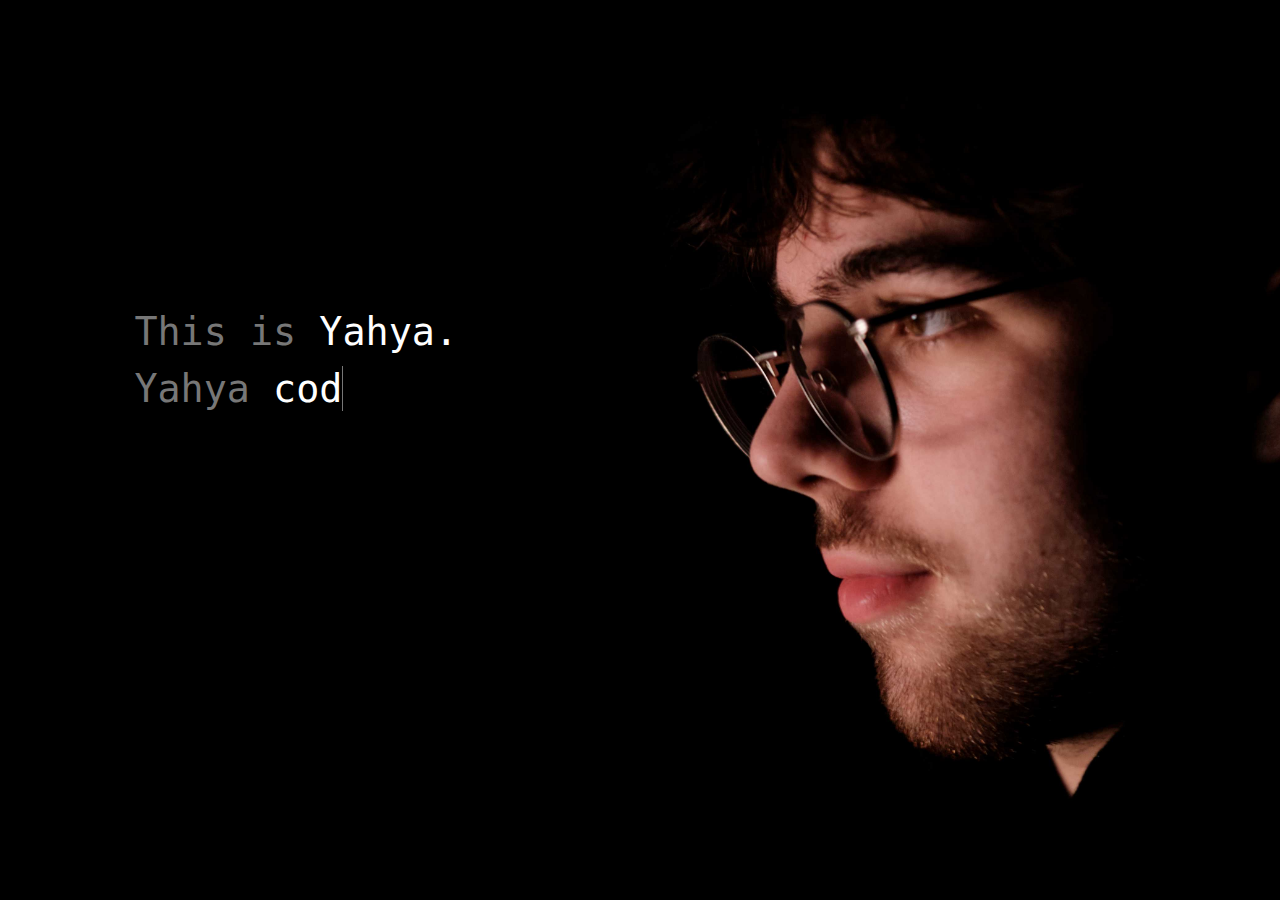
<file: index.html>
<!DOCTYPE html>
<html lang="en">

<head>
    <meta charset="UTF-8">
    <meta http-equiv="X-UA-Compatible" content="IE=edge">
    <meta name="viewport" content="width=device-width, initial-scale=1.0">
    <title>home</title>
    <link rel='shortcut icon' type='image/x-icon' href='./images/favicon1.ico' />
    <meta name="author" content="sueszli">

    <link rel="stylesheet" href="/css/home-styles.css">

    <!-- google fonts -->
    <link rel="preconnect" href="https://fonts.googleapis.com">
    <link rel="preconnect" href="https://fonts.gstatic.com" crossorigin>
</head>

<body>
    <header>
        <!-- Only shown if no mouse-->
        <h1><span class="light">yahya.</span><span class="txt-type0"
                data-words='["codes", "makes stuff", "breaks stuff"]'></span></h1>
    </header>

    <nav>
        <a href="https://www.yahya.codes/about" data-hover="&nbsp;Who I am" data-mobile="About me">
            <span class="light">This is</span> Yahya.
        </a>

        <a href="https://www.yahya.codes/work" data-hover="&nbsp;What I do" data-mobile="Resumé">
            <span class="light">Yahya </span><span class="txt-type1"
                data-words='["codes.", "makes stuff.", "breaks stuff."]'></span>
        </a>
    </nav>
</body>

<script>
    /**
     *  TYPEWRITER SETTINGS
     */
    const pauseAfterWriting = 2500;
    const PauseAfterDeleting = 500;
    const initialTypeSpeed = 250; //lower number => faster
    const deletingAccelerator = 2;


    class TypeWriter {
        constructor(spanElement, words) { //default set to 3000ms
            this.spanElement = spanElement;
            this.words = words;
            this.txt = ''; //written words until now
            this.wordIndex = 0; //words are stored in an array
            this.type();
            this.isDeleting = false;
        }

        type() {
            //index of word in word arry
            const current = this.wordIndex % this.words.length;
            const fulltxt = this.words[current];

            if (this.isDeleting) {
                this.txt = fulltxt.substring(0, this.txt.length - 1); //remove char
            } else {
                this.txt = fulltxt.substring(0, this.txt.length + 1); //add char
            }

            //inserting another span into spanElement
            this.spanElement.innerHTML = `<span class="txt">${this.txt}</span>`;

            let typeSpeed = initialTypeSpeed;
            if (this.isDeleting) { typeSpeed = typeSpeed / deletingAccelerator; }

            if (!this.isDeleting && this.txt === fulltxt) { //finished typing
                this.isDeleting = true;
                typeSpeed = pauseAfterWriting;
            } else if (this.isDeleting && this.txt === '') { //finished deleting
                this.isDeleting = false;
                this.wordIndex++;
                typeSpeed = PauseAfterDeleting;//pause
            }

            setTimeout(() => this.type(), typeSpeed); //calls itself each 500ms
        }
    }

    // Init on DOM load
    document.addEventListener('DOMContentLoaded', init);

    function init() {
        //touchpad typewriter
        const spanElement0 = document.querySelector('.txt-type0');
        const words0 = JSON.parse(spanElement0.getAttribute('data-words'));
        new TypeWriter(spanElement0, words0);

        //desktop typewriter
        const spanElement1 = document.querySelector('.txt-type1');
        const words1 = JSON.parse(spanElement1.getAttribute('data-words'));
        new TypeWriter(spanElement1, words1);
    }
</script>

</html>
</file>
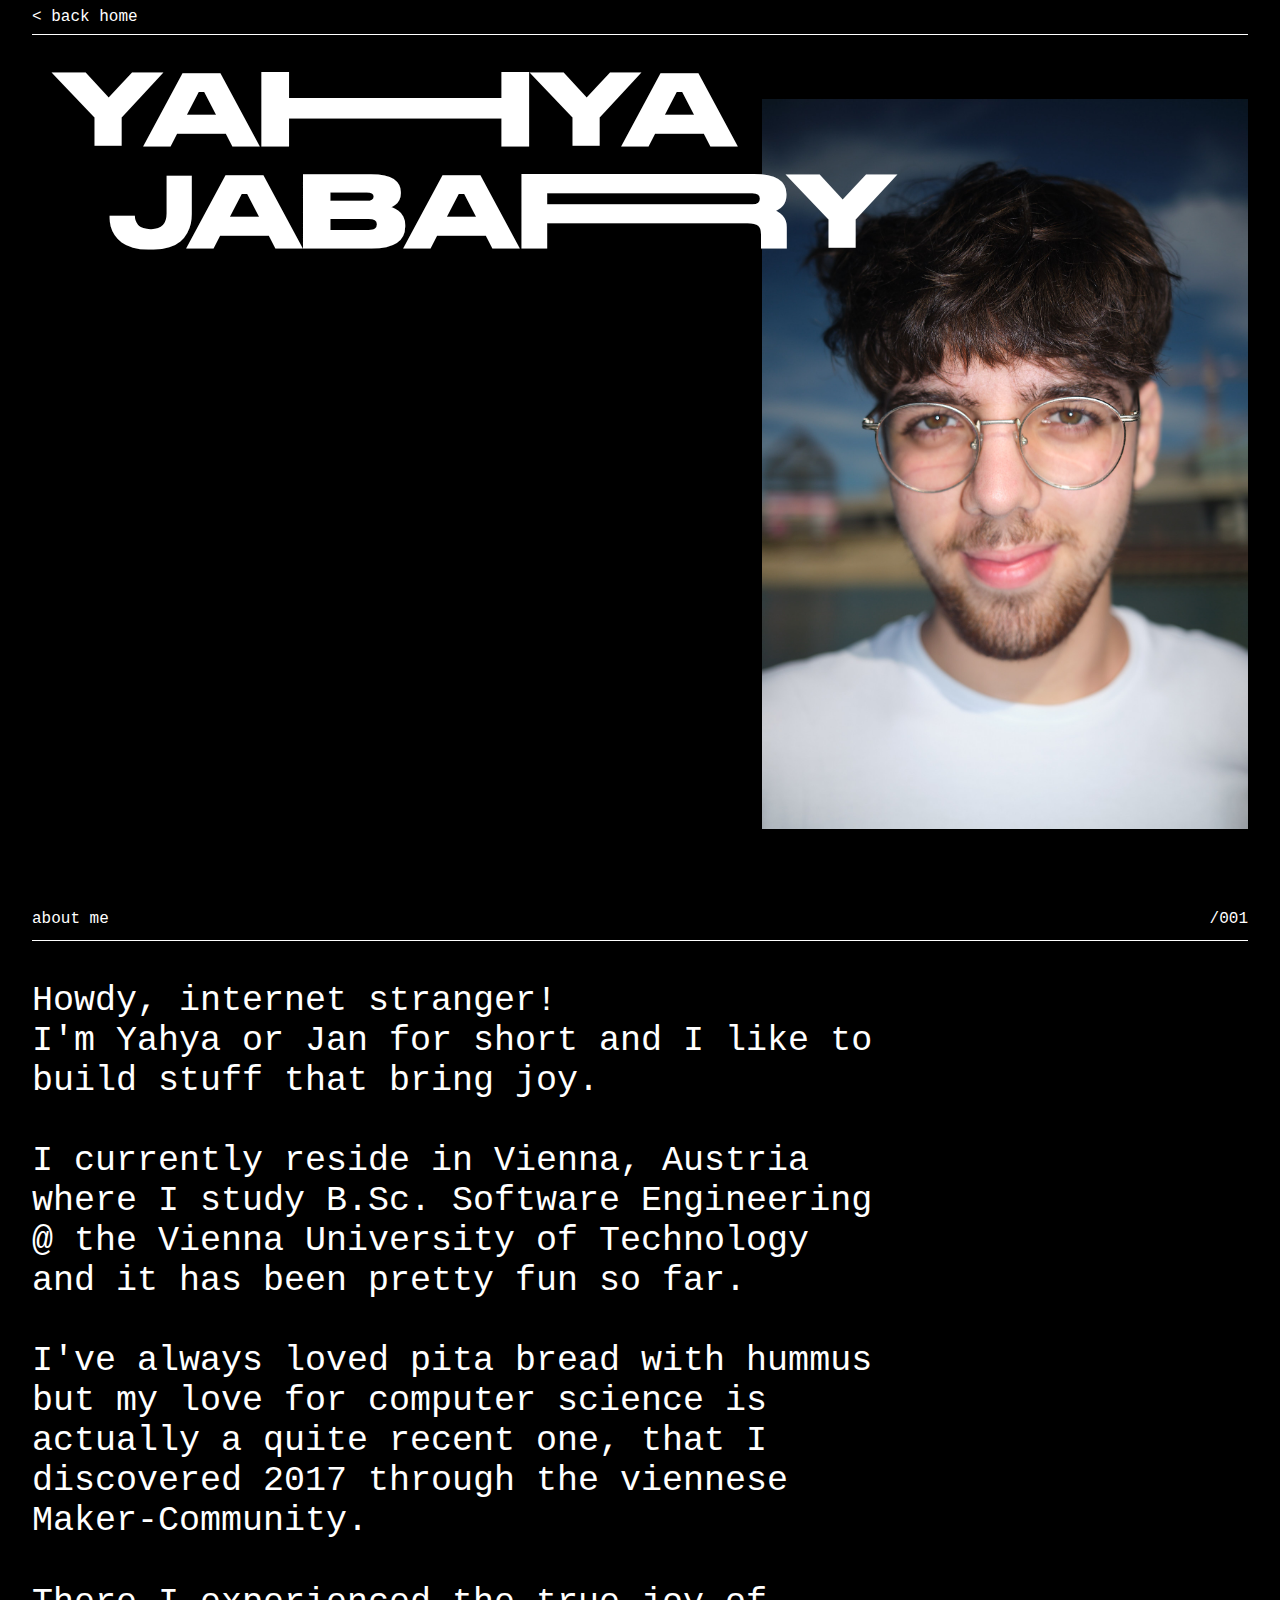
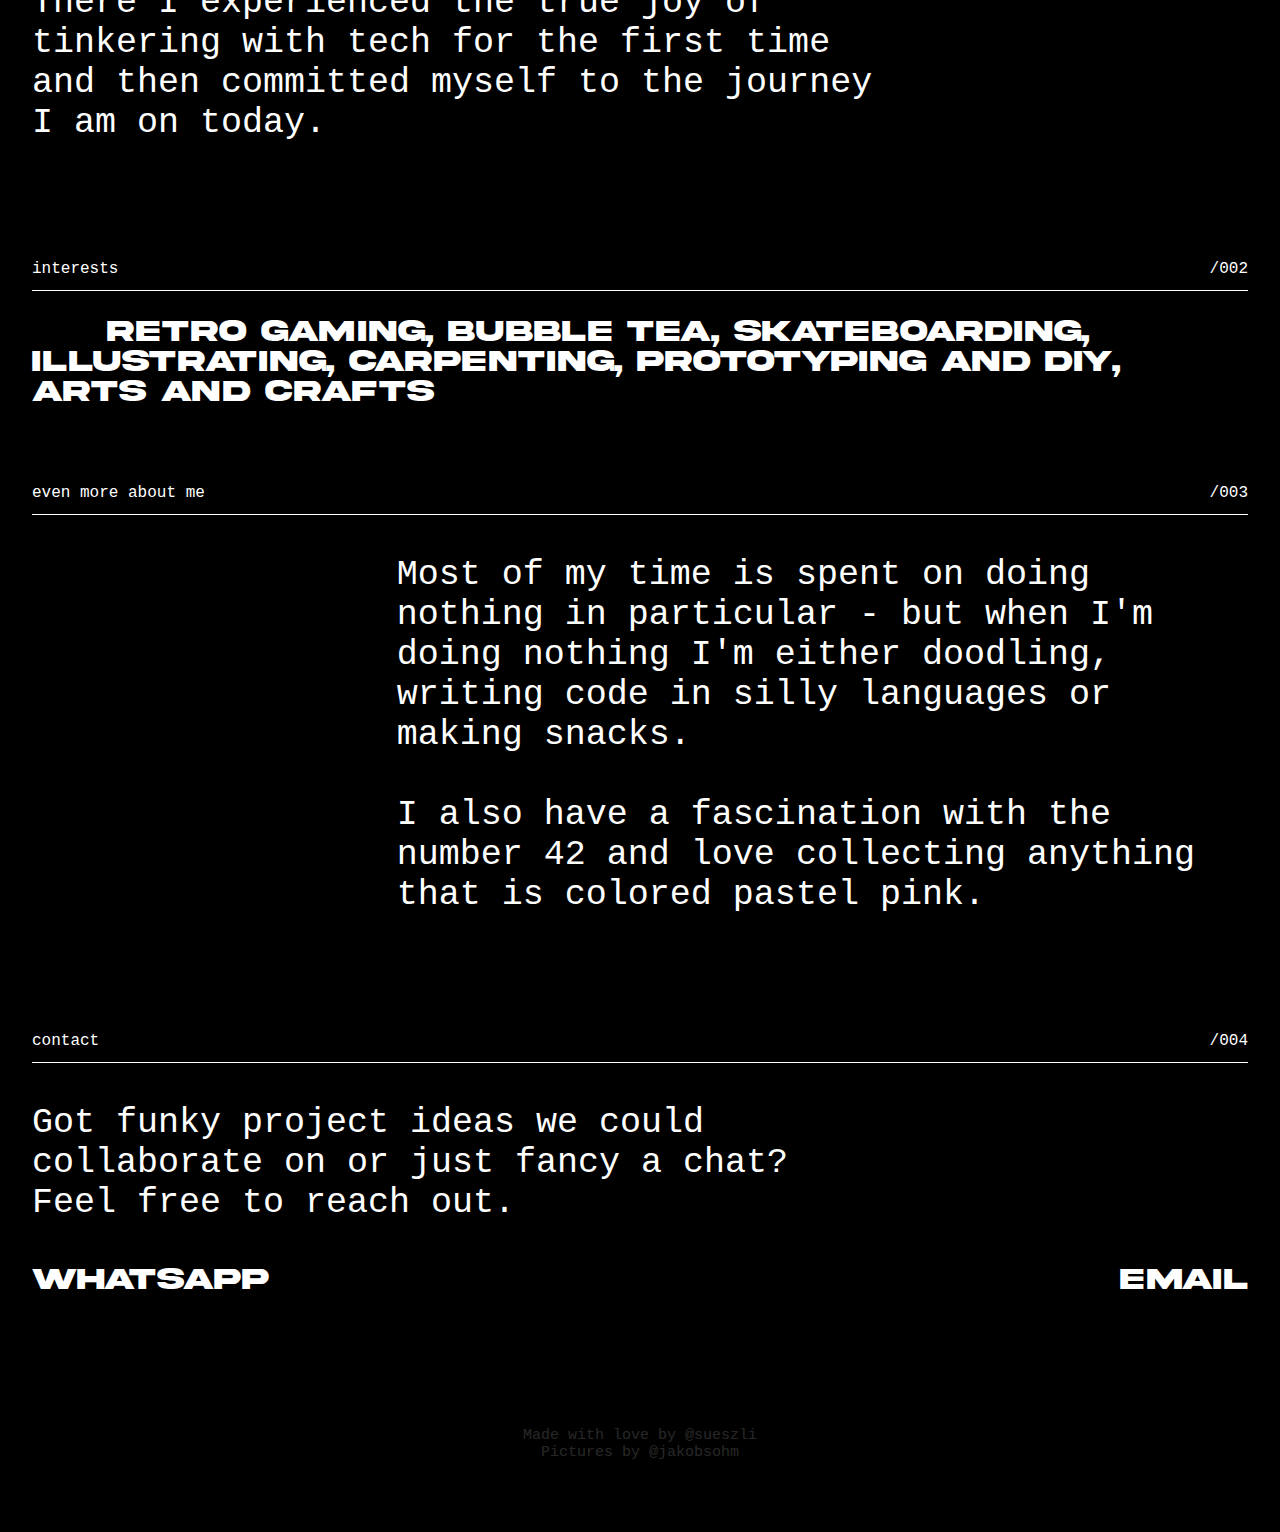
<file: about.html>
<!DOCTYPE html>
<html lang="en">

<head>
    <meta charset="UTF-8">
    <meta http-equiv="X-UA-Compatible" content="IE=edge">
    <meta name="viewport" content="width=device-width, initial-scale=1.0">
    <title>about me</title>
    <link rel='shortcut icon' type='image/x-icon' href='./images/favicon1.ico' />
    <meta name="author" content="sueszli">

    <!--Inspired by: https://github.com/harrnish/minimalist-portfolio-->
    <link rel="stylesheet" href="/css/shared.css">
    <link rel="stylesheet" href="css/about-styles.css">
</head>

<body>
    <div class="wrapper">
        <div class="container">
            <!-- navbar -->
            <nav class="navbar">
                <div class="navbar-container">
                    <div class="back-nav nav-elem"><a href="https://www.yahya.codes">
                            < back home</a>
                    </div>
                </div>
            </nav>

            <div class="divider"></div>

            <!-- header -->
            <div class="header">
                <div class="header-container">
                    <h1>YAHHYA<br />&nbsp;JABARRY</h1>
                </div>
            </div>

            <!-- hero-image -->
            <div class="hero-image">
                <div class="hero-image-container">
                    <img src="images/front.jpg" alt="me lol" />
                </div>
            </div>

            <div class="whitespace"></div>

            <!-- about -->
            <div class="section-header mono">
                <div class="section-header-container">
                    <div class="section-title">about me</div>
                    <div class="section-order">/001</div>
                </div>
            </div>
            <div class="divider"></div>
            <section class="content">
                <div class="content-container">
                    <p>
                        Howdy, internet stranger! <br> I'm Yahya or Jan for short and I like to build stuff that bring joy.
                    </p>
                    <p>
                        I currently reside in Vienna, Austria where I study B.Sc. Software Engineering @ the Vienna
                        University of Technology and it has been pretty fun so far.
                    </p>
                    <p>
                        I've always loved pita bread with hummus but my love for computer science is actually a quite
                        recent one, that I discovered 2017 through the viennese <a class="animated-link"
                            href="https://en.m.wikipedia.org/wiki/Maker_culture">Maker-Community</a>.
                    </p>
                    <p>
                        There I experienced the true joy of tinkering with tech for the first time and then committed
                        myself to the journey I am on today.
                    </p>
                </div>
            </section>

            <div class="whitespace"></div>

            <!-- other interests -->
            <div class="section-header mono">
                <div class="section-header-container">
                    <div class="section-title">interests</div>
                    <div class="section-order">/002</div>
                </div>
            </div>
            <div class="divider"></div>
            <section class="funky-content">
                <div class="funky-content-container">
                    <p>
                        &nbsp;&nbsp;&nbsp;&nbsp;
                        retro gaming, bubble tea, skateboarding, illustrating, carpenting, prototyping and DIY, arts and crafts <br/>
                    </p>
                </div>
            </section>

            <div class="whitespace"></div>

            <div class="section-header mono">
                <div class="section-header-container">
                    <div class="section-title">even more about me</div>
                    <div class="section-order">/003</div>
                </div>
            </div>
            <div class="divider"></div>
            <section class="content">
                <div class="content-container right">
                    <p>
                        Most of my time is spent on doing nothing in particular - but when I'm doing nothing I'm either
                        doodling, writing code in silly languages or making snacks.
                    </p>
                    <p>
                        I also have a fascination with the number 42 and love collecting anything that is colored pastel pink.
                    </p>
                </div>
            </section>

            <div class="whitespace"></div>

            <!-- socials -->
            <div class="section-header mono">
                <div class="section-header-container">
                    <div class="section-title">contact</div>
                    <div class="section-order">/004</div>
                </div>
            </div>
            <div class="divider"></div>
            <section class="content">
                <div class="content-container left">
                    <p>
                        Got funky project ideas we could collaborate on or just fancy a chat? Feel free to reach out.
                    </p>
                </div>
            </section>
            <section class="contact">
                <div class="contact-container">
                    <div><a href="https://wa.me/message/LA6O7IT7UHFRG1">whatsapp</a></div>
                    <div id="mail-button"><a href="javascript:copyMail()">eMail</a></div>
                </div>
            </section>

            <!-- footer -->
            <footer>
                <p>
                    Made with love by <a target="_blank" href="https://github.com/sueszli/portfolio">@sueszli</a>
                    <br>
                    Pictures by <a target="_blank" href="https://www.jakobsohm.at/">@jakobsohm</a>
                    <br>
                </p>
            </footer>
            <div class="whitespace"></div>

        </div>
    </div>
</body>
<script>
    function copyMail() {
        const anchors = document.getElementById('mail-button').getElementsByTagName('a');
        if (anchors[0]) {
            anchors[0].innerHTML = "copied mail";
            navigator.clipboard.writeText("jabaryyahya@gmail.com");
        }
    }
</script>

</html>
</file>
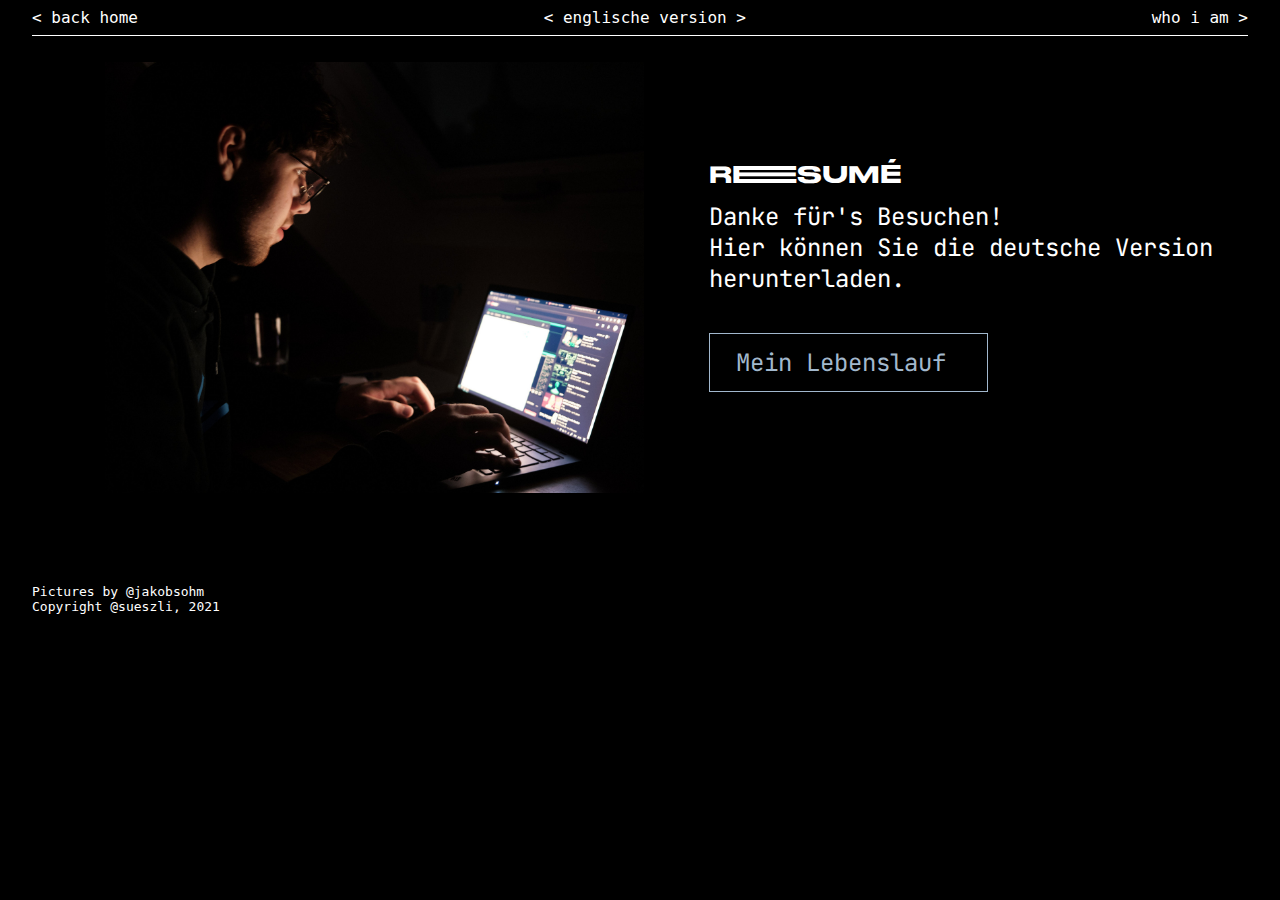
<file: work-de.html>
<!DOCTYPE html>
<html lang="en">
<head>
    <meta charset="UTF-8">
    <meta http-equiv="X-UA-Compatible" content="IE=edge">
    <meta name="viewport" content="width=device-width, initial-scale=1.0">
    <title>resumé</title>
    <link rel='shortcut icon' type='image/x-icon' href='./images/favicon1.ico' />
    <meta name="author" content="sueszli">

    <!-- Icons -->
    <link rel="stylesheet" href="https://unicons.iconscout.com/release/v4.0.0/css/line.css">
    <link rel="stylesheet" href="https://unicons.iconscout.com/release/v4.0.0/css/thinline.css">

    <link rel="stylesheet" href="/css/shared.css">
    <link rel="stylesheet" href="/css/work-styles.css">
</head>

<style>

</style>

<body>
    <div class="wrapper">
        <div class="container">
            <!--==================== NAVBAR ====================-->
            <nav class="navbar">
                <div class="navbar-container">
                    <div class="back-nav nav-elem"><a href="index.html">< back home</a></div>
                    <div class="center-nav nav-elem"><a data-mobile="englisch" href=".//work.html">< englische version ></Auf></a></div>
                    <div class="forward-nav nav-elem"><a href="about.html">who i am ></a></div>
                </div>
            </nav>
            <div class="divider"></div>
            
            <!--==================== HOME ====================-->
            <section>
                <div class="home">
                        
                    <div class="socials">
                        <a href="https://github.com/sueszli" target="_blank" class="socials-icon">
                            <i class="uil uil-github-alt socials-button"></i>
                        </a>
                        <a href="mailto:jabaryyahya@gmail.com" target="_blank" class="socials-icon">
                            <i class="uil uil-envelope-alt socials-button"></i>
                        </a>
                        <a href="https://wa.me/message/LA6O7IT7UHFRG1" target="_blank" class="socials-icon">
                            <i class="uil uil-whatsapp socials-button"></i>
                        </a>
                    </div>
                    
                    <img src="/images/back.jpg" alt="me coding">

                    <div class="home-data">
                        <div class="home__title">REESUMÉ</div>
                        
                        <p class="home__description content">
                            Danke für's Besuchen! <br>
                            Hier können Sie die deutsche Version herunterladen.
                        </p>
                        
                        <div class="download-button-container">
                            <a target="_blank" href="/pdf/random.pdf" class="button button--flex download-button">
                                Mein Lebenslauf         
                                <i class="uit uit-download-alt download-icon"></i>              
                            </a>
                        </div>
                    </div>
                    
                </div>
            </section>
            
            <div style="padding-bottom: 7rem;"></div>

            <!--==================== FOOTER ====================-->
            <footer>
                <p>Pictures by <a target="_blank" href="https://www.jakobsohm.at/">@jakobsohm</a> <br>
                    Copyright <a target="_blank" href="https://github.com/sueszli/portfolio">@sueszli</a>, 2021 <br></p>
            </footer>
            <div class="whitespace"></div>                
        </div>
    </div>
</body>

<script>
    /*==================== ACCORDION SKILLS ====================*/
    const skillsContent = document.getElementsByClassName('skills__content');
    const skillsHeader = document.querySelectorAll('.skills__header');

    function toggleSkills() {
        let itemClass = this.parentNode.className;
        for (let i = 0; i < skillsContent.length; i++) {
            skillsContent[i].className = 'skills__content skills__close';
        }

        if(itemClass === 'skills__content skills__close'){
            this.parentNode.className = 'skills__content skills__open';
        }
    }

    skillsHeader.forEach(el => {
        el.addEventListener('click', toggleSkills);
    })
</script>

</html>
</file>
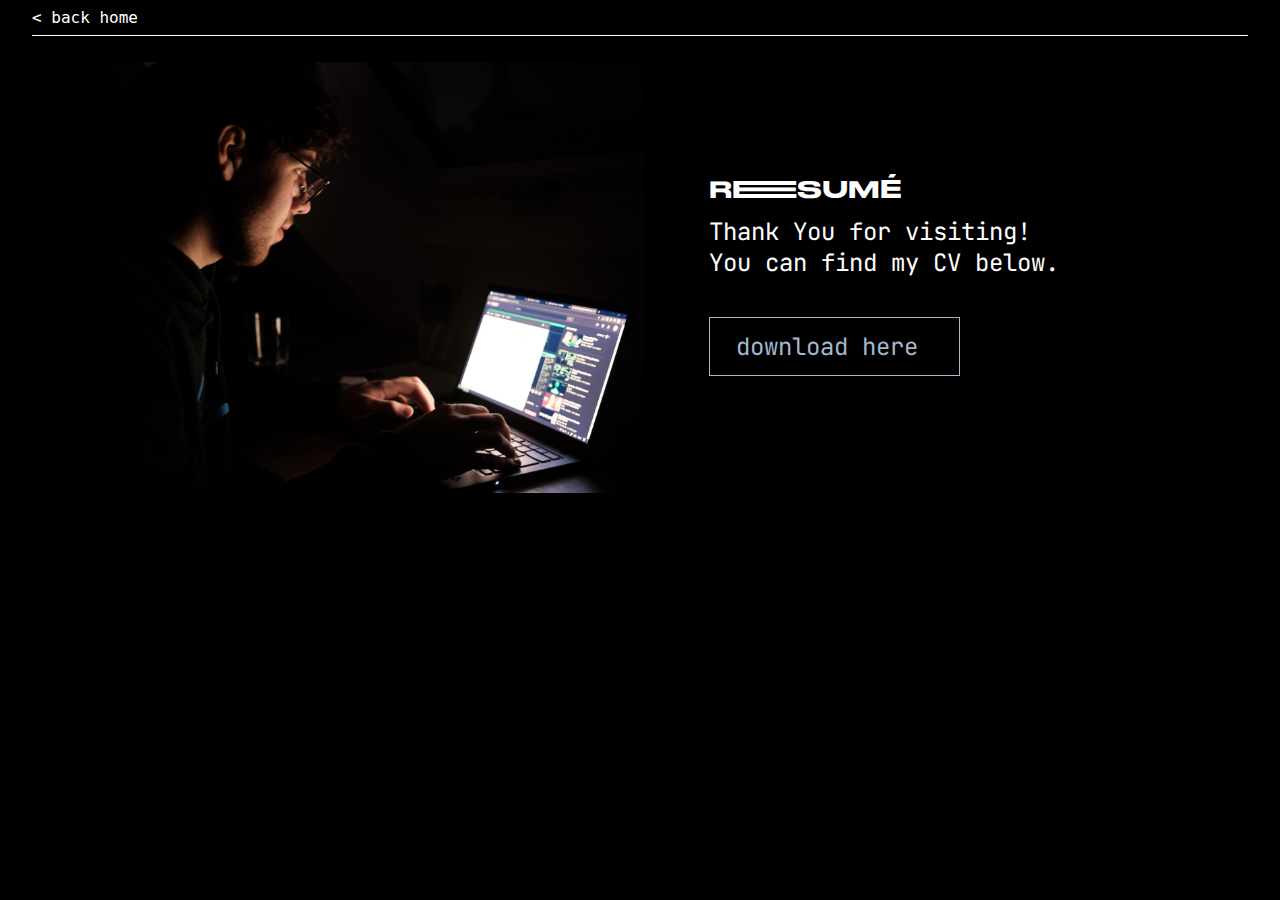
<file: work.html>
<!DOCTYPE html>
<html lang="en">

<head>
    <meta charset="UTF-8">
    <meta http-equiv="X-UA-Compatible" content="IE=edge">
    <meta name="viewport" content="width=device-width, initial-scale=1.0">
    <title>resumé</title>
    <link rel='shortcut icon' type='image/x-icon' href='./images/favicon1.ico' />
    <meta name="author" content="sueszli">

    <!-- Icons -->
    <link rel="stylesheet" href="https://unicons.iconscout.com/release/v4.0.0/css/line.css">
    <link rel="stylesheet" href="https://unicons.iconscout.com/release/v4.0.0/css/thinline.css">

    <link rel="stylesheet" href="/css/shared.css">
    <link rel="stylesheet" href="/css/work-styles.css">
</head>

<style>

</style>

<body>
    <div class="wrapper">
        <div class="container">
            <!--==================== NAVBAR ====================-->
            <nav class="navbar">
                <div class="navbar-container">
                    <div class="back-nav nav-elem"><a href="https://www.yahya.codes">
                            < back home </a>
                    </div>
                </div>
            </nav>
            <div class="divider"></div>

            <!--==================== HOME ====================-->
            <section>
                <div class="home">

                    <div class="socials">
                        <a href="https://github.com/sueszli" target="_blank" class="socials-icon">
                            <i class="uil uil-github-alt socials-button"></i>
                        </a>
                        <a href="mailto:jabaryyahya@gmail.com" target="_blank" class="socials-icon">
                            <i class="uil uil-envelope-alt socials-button"></i>
                        </a>
                        <a href="https://wa.me/message/LA6O7IT7UHFRG1" target="_blank" class="socials-icon">
                            <i class="uil uil-whatsapp socials-button"></i>
                        </a>
                    </div>

                    <img src="/images/back.jpg" alt="me coding">

                    <div class="home-data">
                        <div class="home__title">REESUMÉ</div>

                        <p class="home__description content">
                            Thank You for visiting! <br>
                            You can find my CV below.
                        </p>

                        <div class="download-button-container">
                            <a target="_blank" href="/pdf/YahyaJabary_EN.pdf"
                                class="button button--flex download-button">
                                download here
                                <i class="uit uit-download-alt download-icon"></i>
                            </a>
                        </div>
                    </div>

                </div>
            </section>

            <div class="whitespace"></div>

        </div>
    </div>
</body>

<script>
    /*==================== ACCORDION SKILLS ====================*/
    const skillsContent = document.getElementsByClassName('skills__content');
    const skillsHeader = document.querySelectorAll('.skills__header');

    function toggleSkills() {
        let itemClass = this.parentNode.className;
        for (let i = 0; i < skillsContent.length; i++) {
            skillsContent[i].className = 'skills__content skills__close';
        }

        if (itemClass === 'skills__content skills__close') {
            this.parentNode.className = 'skills__content skills__open';
        }
    }

    skillsHeader.forEach(el => {
        el.addEventListener('click', toggleSkills);
    })
</script>

</html>
</file>
<file: css/home-styles.css>
/*--------------------------HOME--------------------------*/
@font-face {
    font-family: "stretchPro";
    src: url("/fonts/StretchPro.otf") format("opentype");
}

/*--------------------------BASIC STYLING--------------------------*/
body {
    background-color: black;
    background-image: url(../images/side-50.jpg); /*50% of original quality*/
    background-size: contain;
    background-attachment: fixed;
    background-repeat: no-repeat;
    background-position: right;

    margin: 0;
    padding: 0;
    color: white;

    font-family: monospace;
    font-weight: 200;

    height: 100vh; /*100% of viewport height*/
    width: auto;
    overflow: hidden; /*no scrollbar*/
}

nav {
    background: inherit; /*used for a:hover*/

    display: flex;
    flex-direction: column;
    justify-content: center; /*sets y-Axis when in column flow*/

    height: 100%;
    padding-left: 10%;
    font-size: 3vw;
}

a {
    position: relative;
    top: -10%;
    display: block;
    text-decoration: inherit;
    color: inherit;
    margin: 0.4rem;
}

.txt-type1 > .txt {
    /*cursor for TypeWriter*/
    border-right: 0.1rem solid #777;
}

.txt-type0 > .txt {
    /*cursor for TypeWriter*/
    border-right: 0.1rem solid #ddd;
}

.light {
    color: #777;
}

/*--------------------------CHANGE ON HOVER--------------------------*/

@media not all and (hover: none) {
    /*only if there is a cursor*/
    a:hover {
        background-color: #eee; /*shouldn't be white or else contrast is way too high*/
        mix-blend-mode: difference; /*inverts background -> only possible because nav inherits background*/

        font-size: 0; /*remove content*/

        width: 120%;
        animation-name: one;
        animation-duration: 0.5s;
        animation-iteration-count: 1;
        animation-fill-mode: forwards; /*stays the same after animation*/
    }

    @keyframes one {
        0% {
            left: 0rem;
        }
        100% {
            left: 1rem;
        }
    }

    a:hover::after {
        color: black;
        font-size: 3vw;
        content: attr(data-hover);
    }
}

/*--------------------------RESPONSIVENESS --------------------------*/
@media (hover: hover) and (max-width: 852px) {
    /*only if there is a cursor*/
    a {
        font-size: 7vw;
        padding-bottom: 1.3%;
    }
    a:hover::after {
        font-size: 7vw;
    }
    nav {
        padding-left: 1%;
    }
}

header {
    display: none;
}

@media (hover: none) {
    /*no cursor to hover with*/
    /*disable scrolling*/
    html,
    body {
        overflow: hidden;
    }
    body {
        position: relative;
    }

    /*add hidden header element*/
    header {
        font-family: monospace;
        display: inline;
        position: relative;
        font-size: 2vw;
        left: 4%;
        top: 3%;
    }

    .light {
        color: #bbb;
    }
    nav {
        margin: auto;
        width: 70%;
        text-align: center;
        padding-left: 0;

        position: relative;
        top: 23%;
    }
    a {
        border: solid 1px;
        font-size: 0;
        margin: 3%;
        padding: 2%;
    }
    a::after {
        font-size: 5vw;
        content: attr(data-mobile);
        position: relative;
        left: -0.5rem;
    }
    a:active {
        color: black;
        background-color: #eee; /*shouldn't be white or else contrast is way too high*/
        mix-blend-mode: difference;
    }
}

/*--------------------------RESPONSIVENESS: Background only --------------------------*/
/*
Important: enter responsive mode in dev view to check media queries, don't just resize the window or else it won't work
    min-width x == width >= x
    max-width x == width <= x
*/
@media (max-width: 2280px) {
    body {
        background-position: right -25vw bottom 50%;
    }
}

@media (max-width: 980px) {
    body {
        background-position: right -30vw bottom 50%;
    }
}

@media (max-width: 852px) {
    body {
        background-position: right -59vw bottom 50%;
    }
}

@media (max-width: 752px) and (hover: none) {
    .light {
        color: #aaa;
    }
    body {
        background-position: right 50% bottom 78%;
    }
}
</file>
<file: css/shared.css>
/*-------------------------- FONTS --------------------------*/
@font-face {
	font-family: "bigillaregular";
	src: url("/fonts/bigilla_400-webfont.woff2") format("woff2"), url("/fonts/bigilla_400-webfont.woff") format("woff");
	font-weight: normal;
	font-style: normal;
}

@font-face {
	font-family: "bigillabold";
	src: url("/fonts/bigilla_bold_700-webfont.woff2") format("woff2"),
		url("/fonts/bigilla_bold_700-webfont.woff") format("woff");
	font-weight: normal;
	font-style: normal;
}

@import url("https://fonts.googleapis.com/css2?family=JetBrains+Mono&display=swap");
.mono {
	font-family: monospace;
	font-size: 16px;
}

@font-face {
	font-family: "stretchPro";
	src: url("/fonts/StretchPro.otf") format("opentype");
}

@font-face {
	font-family: "akira";
	src: url("/fonts/Akira.otf") format("opentype");
}

/*--------------------------HIDE SCROLLBAR, KEEP FUNCTIONALITY--------------------------*/
body::-webkit-scrollbar {
	display: none; /* Chrome, Safari and Opera */
}

body {
	-ms-overflow-style: none; /* IE and Edge */
	scrollbar-width: none; /* Firefox */
}

/*--------------------------BASIC STYLING--------------------------*/

* {
	margin: 0;
	padding: 0;
	box-sizing: border-box;
	color: #fff;
}

html,
body {
	background: black;
	overflow-x: hidden;
	font-family: monospace;
}

.wrapper {
	max-width: 1500px;
	margin: 0 auto;
	height: 100%;
}

.wrapper .container {
	width: 95%;
	margin: 0px auto;
}

.divider {
	width: 100%;
	height: 1px;
	background: white;
}

.whitespace {
	width: 100%;
	height: 5em;
}

a {
	text-decoration: none;
}

.animated-link {
	text-decoration: none;
	display: inline-block;
}

.animated-link::after {
	content: "";
	display: block;
	width: 0;
	height: 2px;
	background: white;
	transition: width 0.3s;
}

.animated-link:hover::after {
	width: 100%;
	transition: width 0.3s;
}

/*--------------------------NAVBAR--------------------------*/
nav {
	font-size: 16px;
}

.nav-elem {
	position: relative;
	animation-duration: 0.5s;
	animation-iteration-count: 1;
	animation-fill-mode: forwards; /*stays the same after animation*/
}

@media (max-width: 600px) {
	.center-nav > a {
		font-size: 0;
	}
	.center-nav > a::after {
		font-size: var(--small-font-size);
		content: attr(data-mobile);
	}
}

.nav-elem:hover {
	font-weight: 600;
}

.back-nav:hover {
	animation-name: left;
}

.forward-nav:hover {
	animation-name: right;
}

.center-nav:hover {
	animation-name: center;
}

@keyframes left {
	0% {
		left: 0rem;
	}
	100% {
		left: -1rem;
	}
}

@keyframes right {
	0% {
		left: 0rem;
	}
	100% {
		left: 1rem;
	}
}

@keyframes center {
	0% {
		top: 0rem;
	}
	100% {
		top: -0.1rem;
	}
}

.navbar .navbar-container {
	display: flex;
	padding: 0.5em 0;
	justify-content: space-between;
}

/*--------------------------SECTION HEADER--------------------------*/
.section-header .section-header-container {
	display: flex;
	padding: 12px 0;
	justify-content: space-between;
}

/*--------------------------CONTENT--------------------------*/
.content {
	font-size: 35px;
	font-family: "JetBrains Mono", monospace;
	width: 100%;
}

.content::after {
	content: "";
	display: table;
	clear: both;
}

.content .content-container {
	width: 70%;
}

.content .content-container p {
	margin: 40px 0;
}

.right {
	float: right;
}

.left {
	float: left;
}

@media (max-width: 900px) {
	.content,
	.content .content-container {
		width: 100%;
		font-size: 24px;
	}
}
</file>
<file: css/about-styles.css>
/*--------------------------HEADER--------------------------*/
.header {
	margin: 80px 0;
	z-index: 2 !important;
}

.header .header-container h1 {
	font-family: "stretchPro";
	font-size: 9rem;
}

@media (min-width: 900px) and (max-width: 1500px) {
	.header .header-container h1 {
		font-size: 7.8rem;
		position: relative;
		left: 2%;
		top: -4rem;
	}
}

@media (min-width: 520px) and (max-width: 900px) {
	.header .header-container h1 {
		font-size: 4.5rem;
		position: relative;
		left: 2%;
		top: -4rem;
	}
}

@media (max-width: 520px) {
	.header .header-container h1 {
		font-size: 3rem;
		position: relative;
		left: 2%;
		top: -3rem;
	}
}

/*--------------------------HERO IMAGE--------------------------*/
.hero-image {
	width: 100%;
	margin-top: -300px;
}

.hero-image::after {
	content: "";
	display: table;
	clear: both;
}

.hero-image .hero-image-container {
	width: 40%;
	float: right;
}

.hero-image .hero-image-container img {
	width: 100%;
}

@media (max-width: 900px) {
	.hero-image {
		margin-top: -250px;
	}
	.hero-image .hero-image-container {
		width: 100%;
	}
}

@media (max-width: 520px) {
	.hero-image {
		margin-top: -200px;
	}
	.hero-image .hero-image-container {
		width: 100%;
	}
}

/*--------------------------FUNKY CONTENT--------------------------*/
.funky-content {
	padding-top: 2em;
}

.funky-content .funky-content-container p {
	font-family: "akira";
	font-size: 30px;
	font-weight: 200;
	line-height: 30px;
}

@media (max-width: 900px) {
	.funky-content .funky-content-container p {
		font-size: 20px;
		line-height: 25px;
	}
}

/*--------------------------CONTACT--------------------------*/
.contact .contact-container {
	display: flex;
	justify-content: space-between;
}

.contact .contact-container a {
	text-decoration: none;
	font-family: "akira";
	font-size: 30px;
}

@media (max-width: 400px) {
	.contact .contact-container {
		flex-direction: column;
		line-height: 30px;
	}
}

@media (max-width: 900px) {
	.contact .contact-container a {
		font-size: 20px;
	}
}

/*--------------------------FOOTER--------------------------*/
footer {
	font-size: 15px;
	opacity: 15%;
	margin-top: 10rem;
	text-align: center;
}
</file>
<file: css/work-styles.css>
@import url("https://fonts.googleapis.com/css2?family=JetBrains+Mono:wght@300&display=swap");

:root {
    --first-color: hsl(210, 30%, 72%);
    --hover-color: hsl(204, 55%, 68%);

    --normal-font-size: 36px;
    --medium-font-size: 20px;
    --small-font-size: 16px;
}

/*==================== BUTTONS ====================*/
.button {
    font-family: "JetBrains Mono", monospace;
    display: inline-block;
    font-size: var(--normal-font-size);
    padding: 1rem;
    padding-left: 2rem;

    color: var(--first-color);
    border: solid 1px;
}

.button:hover {
    color: var(--hover-color);
}

.button--flex {
    display: inline-flex;
    align-items: center;
}

.socials-button:hover {
    color: var(--hover-color);
}

.download-icon {
    color: var(--first-color);
    font-size: var(--normal-font-size);
    margin-left: 2.2rem;
}

/*==================== HOME ====================*/
.home {
    display: grid;
    align-items: center;
    grid-template-columns: max-content 1fr 1fr;
    margin-top: 2rem;
}

.socials {
    grid-column: 1/2;
    display: flex;
    flex-direction: column;
    justify-content: center;
    transform: translateX(-4rem);
}

.socials-icon {
    margin: 0.3rem;
    font-size: var(--normal-font-size);
    color: var(--first-color);
}

.socials-icon:hover {
    color: var(--hover-color);
}

img {
    grid-column: 2/3;
    display: block;
    width: 100%;
    height: auto;
}

.home-data {
    grid-column: 3/4;
}

.home__title {
    color: white;
    font-size: var(--normal-font-size);
    margin-bottom: 1rem;
    font-family: "stretchPro", monospace;
}

.home__description {
    margin-bottom: 3rem;
}

.whitespace-home {
    margin-top: 5rem;
}

/*this part should could get refactored for less code but this way its easier to maintain*/
@media (max-width: 460px) {
    /*[0;460]*/
    .socials,
    .home-data {
        margin-top: 3rem;
        margin-bottom: 2rem;
    }

    .home {
        margin-top: 0;
        grid-template-columns: max-content 1fr;
        grid-template-rows: 1fr 0.3fr;
    }

    .socials {
        grid-column: 1/2;
        grid-row: 2/3;
        transform: translateX(0);
        transform: translateY(-1.8rem);
    }

    img {
        grid-column: 1/3;
        grid-row: 1/2;
        width: 80%;
        height: auto;
        justify-self: center;
        align-self: center;
        margin-bottom: 0.5rem;
        margin-top: 4rem;
    }

    .home-data {
        grid-column: 2/3;
        grid-row: 2/3;
        margin-left: 1rem;
    }

    .home__title {
        margin-bottom: 0.5rem;
    }

    .home__description {
        margin-bottom: 1rem;
    }

    .socials-icon,
    .home__title,
    .download-icon,
    .home__description,
    .button {
        font-size: var(--medium-font-size);
    }

    .download-button-container {
        display: flex;
        justify-content: center;
        transform: translateX(-2.43rem);
        padding-left: 2rem;
    }

    .download-button {
        transform: translateY(2rem);
    }
}

@media (min-width: 460px) and (max-width: 650px) {
    /*[460;650]*/
    .socials,
    .home-data {
        margin-top: 2rem;
        margin-bottom: 2rem;
    }
}

@media (min-width: 460px) and (max-width: 937px) {
    /*[460;937]*/
    .home,
    .socials {
        margin-top: 0rem;
    }

    .home {
        grid-template-columns: max-content 1fr;
        grid-template-rows: 1fr 0.3fr;
    }

    .socials {
        grid-column: 1/2;
        grid-row: 2/3;
        transform: translateX(0);
        transform: translateY(-1rem);
    }

    img {
        grid-column: 1/3;
        grid-row: 1/2;
        width: 60%;
        height: auto;
        justify-self: center;
        align-self: center;
        margin-bottom: 0.5rem;
        margin-top: 4rem;
    }

    .home-data {
        grid-column: 2/3;
        grid-row: 2/3;
        margin-left: 2rem;
    }

    .home__title {
        margin-bottom: 0.5rem;
    }

    .home__description {
        margin-bottom: 1rem;
    }

    .download-button-container {
        display: flex;
        justify-content: center;
        transform: translateX(-2.43rem);
    }

    .download-button {
        transform: translateY(2rem);
    }
}

@media (min-width: 937px) {
    /*[937; infinity]*/
    .home {
        column-gap: 5rem;
    }

    .socials {
        transform: translateX(3rem);
    }
}

@media (min-width: 460px) and (max-width: 1320px) {
    /*[460; 1320]*/
    .socials-icon,
    .home__title,
    .download-icon,
    .home__description,
    .button {
        font-size: 24px;
    }
}

/*==================== SECTIONS ====================*/
.section__title {
    font-size: 50px;
    font-family: "akira", monospace;
}

.section__subtitle {
    display: block;
    font-family: "JetBrains Mono", monospace;
    font-size: var(--small-font-size);
    margin-bottom: 3rem;
}

.section__title,
.section__subtitle {
    text-align: center;
}

/* For small devices */
@media (max-width: 900px) {
    .section__title {
        font-size: 36px;
    }
}
</file>
